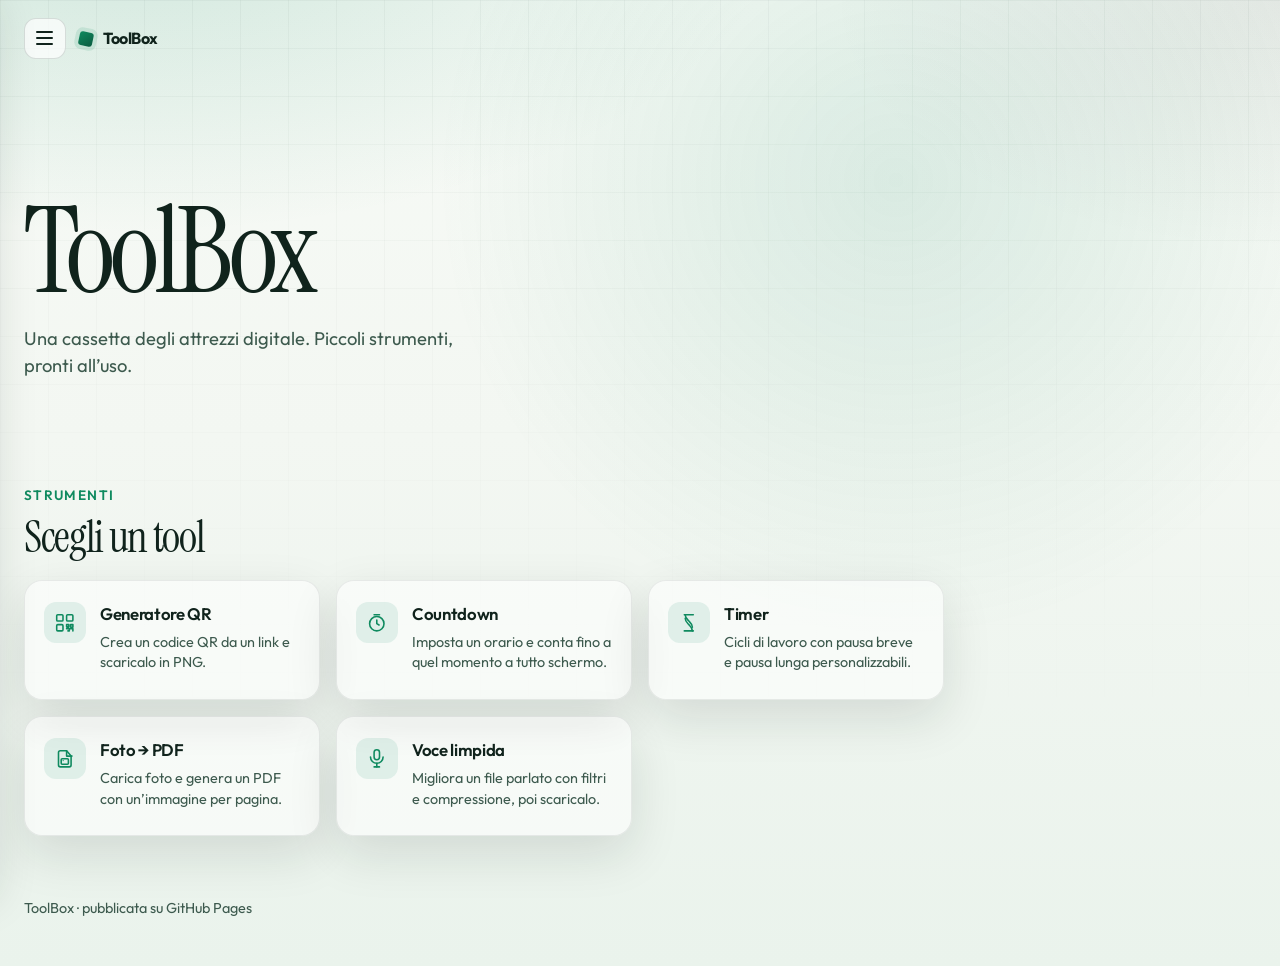
<file: index.html>
<!DOCTYPE html>
<html lang="it">
<head>
  <meta charset="UTF-8" />
  <meta name="viewport" content="width=device-width, initial-scale=1.0" />
  <title>ToolBox — Strumenti digitali</title>
  <meta name="description" content="Una raccolta di strumenti digitali utili: QR, countdown, timer, foto in PDF e pulizia voce." />
  <link rel="preconnect" href="https://fonts.googleapis.com" />
  <link rel="preconnect" href="https://fonts.gstatic.com" crossorigin />
  <link href="https://fonts.googleapis.com/css2?family=Instrument+Serif:ital@0;1&family=Outfit:wght@400;500;600;700&display=swap" rel="stylesheet" />
  <link rel="icon" href="assets/favicon.svg" type="image/svg+xml" />
  <link rel="stylesheet" href="assets/styles.css" />
</head>
<body>
  <div class="bg-grid" aria-hidden="true"></div>
  <div class="bg-glow" aria-hidden="true"></div>

  <div class="sidebar-backdrop" id="sidebar-backdrop" aria-hidden="true"></div>

  <aside class="sidebar" id="sidebar" aria-label="Strumenti" aria-hidden="true">
    <div class="sidebar-top">
      <a class="brand" href="index.html">
        <span class="brand-mark" aria-hidden="true"></span>
        <span class="brand-name">ToolBox</span>
      </a>
      <button type="button" class="icon-btn" id="sidebar-close" aria-label="Chiudi menu strumenti">
        <span aria-hidden="true">×</span>
      </button>
    </div>

    <p class="sidebar-label">Strumenti</p>
        <nav class="sidebar-nav">
      <a class="sidebar-link" href="tools/qr.html">
        <span class="tool-icon" aria-hidden="true">
          <svg viewBox="0 0 24 24" fill="none" stroke="currentColor" stroke-width="1.75" stroke-linecap="round" stroke-linejoin="round">
            <rect x="3" y="3" width="7" height="7" rx="1.2" />
            <rect x="14" y="3" width="7" height="7" rx="1.2" />
            <rect x="3" y="14" width="7" height="7" rx="1.2" />
            <path d="M14 14h2.5v2.5H14zM18.5 14H21v3h-2.5zM14 18.5h3V21h-1.5M18.5 18.5H21V21" />
          </svg>
        </span>
        <span class="sidebar-text">
          <span class="sidebar-title">Generatore QR</span>
          <span class="sidebar-desc">Link → codice scaricabile</span>
        </span>
      </a>
      <a class="sidebar-link" href="tools/countdown.html">
        <span class="tool-icon" aria-hidden="true">
          <svg viewBox="0 0 24 24" fill="none" stroke="currentColor" stroke-width="1.75" stroke-linecap="round" stroke-linejoin="round">
            <circle cx="12" cy="13" r="8" />
            <path d="M12 9v4l2.5 1.5" />
            <path d="M9 3h6" />
          </svg>
        </span>
        <span class="sidebar-text">
          <span class="sidebar-title">Countdown</span>
          <span class="sidebar-desc">Timer fino a un orario</span>
        </span>
      </a>
      <a class="sidebar-link" href="tools/timer.html">
        <span class="tool-icon" aria-hidden="true">
          <svg viewBox="0 0 24 24" fill="none" stroke="currentColor" stroke-width="1.75" stroke-linecap="round" stroke-linejoin="round">
            <path d="M7 3h10" />
            <path d="M7 21h10" />
            <path d="M8 3c0 3.5 2 5 4 7s4 3.5 4 7" />
            <path d="M16 21c0-3.5-2-5-4-7s-4-3.5-4-7" />
          </svg>
        </span>
        <span class="sidebar-text">
          <span class="sidebar-title">Timer</span>
          <span class="sidebar-desc">Lavoro e pause</span>
        </span>
      </a>
      <a class="sidebar-link" href="tools/foto-pdf.html">
        <span class="tool-icon" aria-hidden="true">
          <svg viewBox="0 0 24 24" fill="none" stroke="currentColor" stroke-width="1.75" stroke-linecap="round" stroke-linejoin="round">
            <path d="M14 3H7a2 2 0 0 0-2 2v14a2 2 0 0 0 2 2h10a2 2 0 0 0 2-2V9z" />
            <path d="M14 3v6h6" />
            <rect x="8" y="12" width="8" height="6" rx="1" />
            <circle cx="10.2" cy="14" r="0.7" fill="currentColor" stroke="none" />
          </svg>
        </span>
        <span class="sidebar-text">
          <span class="sidebar-title">Foto → PDF</span>
          <span class="sidebar-desc">Immagini in un documento</span>
        </span>
      </a>
      <a class="sidebar-link" href="tools/voce.html">
        <span class="tool-icon" aria-hidden="true">
          <svg viewBox="0 0 24 24" fill="none" stroke="currentColor" stroke-width="1.75" stroke-linecap="round" stroke-linejoin="round">
            <rect x="9" y="2" width="6" height="11" rx="3" />
            <path d="M5 10a7 7 0 0 0 14 0" />
            <path d="M12 17v4" />
            <path d="M9 21h6" />
          </svg>
        </span>
        <span class="sidebar-text">
          <span class="sidebar-title">Voce limpida</span>
          <span class="sidebar-desc">Pulisci file parlati</span>
        </span>
      </a>
    </nav>

    <p class="sidebar-foot">GitHub Pages</p>
  </aside>

  <div class="content">
    <header class="topbar">
      <button
        type="button"
        class="icon-btn menu-btn"
        id="sidebar-toggle"
        aria-expanded="false"
        aria-controls="sidebar"
        aria-label="Apri menu strumenti"
      >
        <span class="menu-lines" aria-hidden="true"></span>
      </button>
      <a class="brand brand-compact" href="index.html">
        <span class="brand-mark" aria-hidden="true"></span>
        <span class="brand-name">ToolBox</span>
      </a>
    </header>

    <main class="home">
      <section class="hero">
        <h1 class="hero-brand">ToolBox</h1>
        <p class="hero-lead">Una cassetta degli attrezzi digitale. Piccoli strumenti, pronti all’uso.</p>
      </section>

      <section class="tools-section" aria-labelledby="tools-heading">
        <div class="tools-section-head">
          <p class="eyebrow">Strumenti</p>
          <h2 id="tools-heading">Scegli un tool</h2>
        </div>

        <div class="tools-grid">
          <a class="tool-tile" href="tools/qr.html">
            <span class="tool-icon tool-icon-lg" aria-hidden="true">
              <svg viewBox="0 0 24 24" fill="none" stroke="currentColor" stroke-width="1.75" stroke-linecap="round" stroke-linejoin="round">
                <rect x="3" y="3" width="7" height="7" rx="1.2" />
                <rect x="14" y="3" width="7" height="7" rx="1.2" />
                <rect x="3" y="14" width="7" height="7" rx="1.2" />
                <path d="M14 14h2.5v2.5H14zM18.5 14H21v3h-2.5zM14 18.5h3V21h-1.5M18.5 18.5H21V21" />
              </svg>
            </span>
            <span class="tool-tile-body">
              <span class="tool-tile-title">Generatore QR</span>
              <span class="tool-tile-desc">Crea un codice QR da un link e scaricalo in PNG.</span>
            </span>
          </a>
          <a class="tool-tile" href="tools/countdown.html">
            <span class="tool-icon tool-icon-lg" aria-hidden="true">
              <svg viewBox="0 0 24 24" fill="none" stroke="currentColor" stroke-width="1.75" stroke-linecap="round" stroke-linejoin="round">
                <circle cx="12" cy="13" r="8" />
                <path d="M12 9v4l2.5 1.5" />
                <path d="M9 3h6" />
              </svg>
            </span>
            <span class="tool-tile-body">
              <span class="tool-tile-title">Countdown</span>
              <span class="tool-tile-desc">Imposta un orario e conta fino a quel momento a tutto schermo.</span>
            </span>
          </a>
          <a class="tool-tile" href="tools/timer.html">
            <span class="tool-icon tool-icon-lg" aria-hidden="true">
              <svg viewBox="0 0 24 24" fill="none" stroke="currentColor" stroke-width="1.75" stroke-linecap="round" stroke-linejoin="round">
                <path d="M7 3h10" />
                <path d="M7 21h10" />
                <path d="M8 3c0 3.5 2 5 4 7s4 3.5 4 7" />
                <path d="M16 21c0-3.5-2-5-4-7s-4-3.5-4-7" />
              </svg>
            </span>
            <span class="tool-tile-body">
              <span class="tool-tile-title">Timer</span>
              <span class="tool-tile-desc">Cicli di lavoro con pausa breve e pausa lunga personalizzabili.</span>
            </span>
          </a>
          <a class="tool-tile" href="tools/foto-pdf.html">
            <span class="tool-icon tool-icon-lg" aria-hidden="true">
              <svg viewBox="0 0 24 24" fill="none" stroke="currentColor" stroke-width="1.75" stroke-linecap="round" stroke-linejoin="round">
                <path d="M14 3H7a2 2 0 0 0-2 2v14a2 2 0 0 0 2 2h10a2 2 0 0 0 2-2V9z" />
                <path d="M14 3v6h6" />
                <rect x="8" y="12" width="8" height="6" rx="1" />
                <circle cx="10.2" cy="14" r="0.7" fill="currentColor" stroke="none" />
              </svg>
            </span>
            <span class="tool-tile-body">
              <span class="tool-tile-title">Foto → PDF</span>
              <span class="tool-tile-desc">Carica foto e genera un PDF con un’immagine per pagina.</span>
            </span>
          </a>
          <a class="tool-tile" href="tools/voce.html">
            <span class="tool-icon tool-icon-lg" aria-hidden="true">
              <svg viewBox="0 0 24 24" fill="none" stroke="currentColor" stroke-width="1.75" stroke-linecap="round" stroke-linejoin="round">
                <rect x="9" y="2" width="6" height="11" rx="3" />
                <path d="M5 10a7 7 0 0 0 14 0" />
                <path d="M12 17v4" />
                <path d="M9 21h6" />
              </svg>
            </span>
            <span class="tool-tile-body">
              <span class="tool-tile-title">Voce limpida</span>
              <span class="tool-tile-desc">Migliora un file parlato con filtri e compressione, poi scaricalo.</span>
            </span>
          </a>
        </div>
      </section>
    </main>

    <footer class="site-footer">
      <p>ToolBox · pubblicata su GitHub Pages</p>
    </footer>
  </div>

  <script src="assets/nav.js"></script>
</body>
</html>
</file>
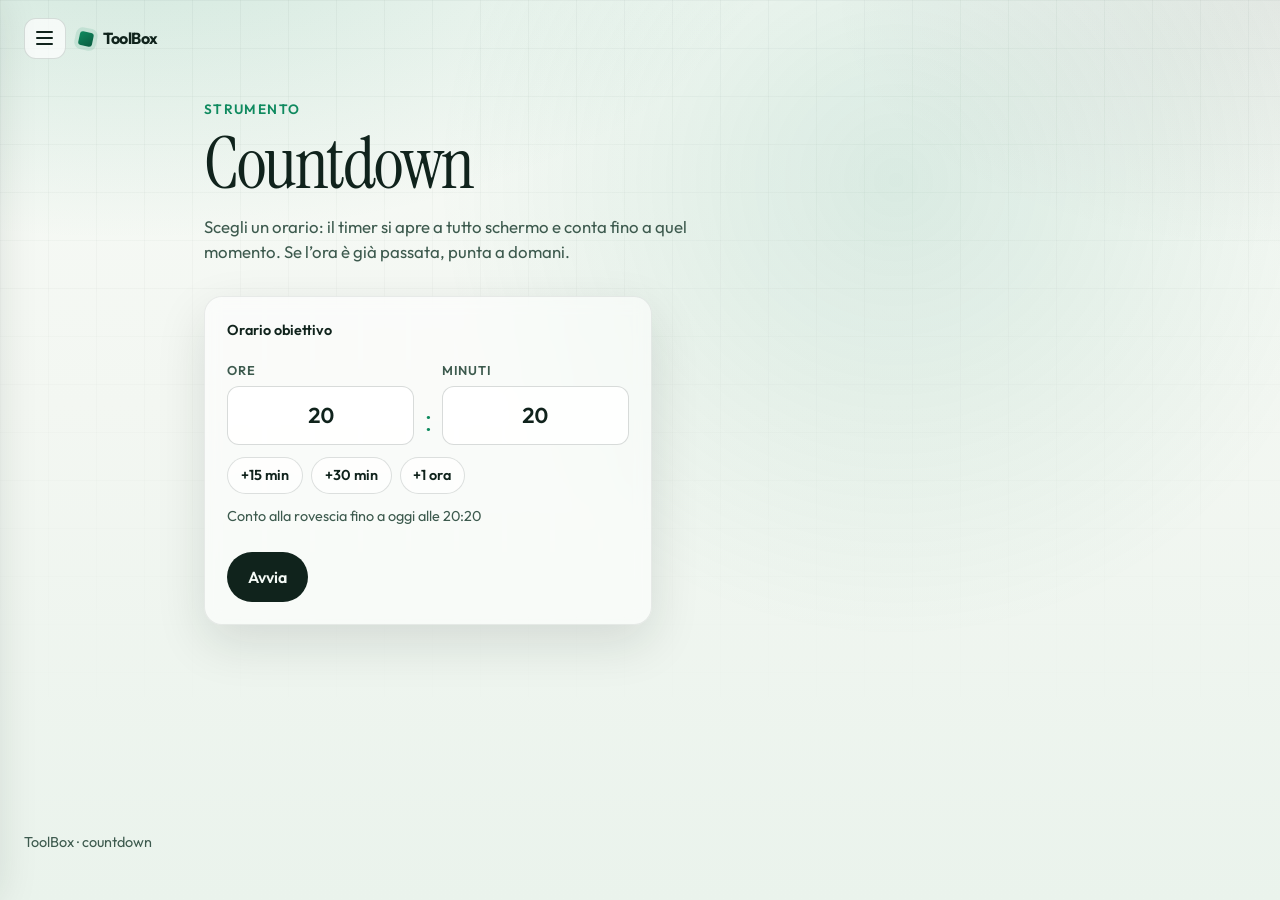
<file: tools/countdown.html>
<!DOCTYPE html>
<html lang="it">
<head>
  <meta charset="UTF-8" />
  <meta name="viewport" content="width=device-width, initial-scale=1.0" />
  <title>Countdown — ToolBox</title>
  <meta name="description" content="Imposta un orario e conta i secondi rimanenti fino a quel momento." />
  <link rel="preconnect" href="https://fonts.googleapis.com" />
  <link rel="preconnect" href="https://fonts.gstatic.com" crossorigin />
  <link href="https://fonts.googleapis.com/css2?family=Instrument+Serif:ital@0;1&family=Outfit:wght@400;500;600;700&display=swap" rel="stylesheet" />
  <link rel="icon" href="../assets/favicon.svg" type="image/svg+xml" />
  <link rel="stylesheet" href="../assets/styles.css" />
</head>
<body>
  <div class="bg-grid" aria-hidden="true"></div>
  <div class="bg-glow" aria-hidden="true"></div>

  <div class="sidebar-backdrop" id="sidebar-backdrop" aria-hidden="true"></div>

  <aside class="sidebar" id="sidebar" aria-label="Strumenti" aria-hidden="true">
    <div class="sidebar-top">
      <a class="brand" href="../index.html">
        <span class="brand-mark" aria-hidden="true"></span>
        <span class="brand-name">ToolBox</span>
      </a>
      <button type="button" class="icon-btn" id="sidebar-close" aria-label="Chiudi menu strumenti">
        <span aria-hidden="true">×</span>
      </button>
    </div>

    <p class="sidebar-label">Strumenti</p>
            <nav class="sidebar-nav">
      <a class="sidebar-link" href="qr.html">
        <span class="tool-icon" aria-hidden="true">
          <svg viewBox="0 0 24 24" fill="none" stroke="currentColor" stroke-width="1.75" stroke-linecap="round" stroke-linejoin="round">
            <rect x="3" y="3" width="7" height="7" rx="1.2" />
            <rect x="14" y="3" width="7" height="7" rx="1.2" />
            <rect x="3" y="14" width="7" height="7" rx="1.2" />
            <path d="M14 14h2.5v2.5H14zM18.5 14H21v3h-2.5zM14 18.5h3V21h-1.5M18.5 18.5H21V21" />
          </svg>
        </span>
        <span class="sidebar-text">
          <span class="sidebar-title">Generatore QR</span>
          <span class="sidebar-desc">Link → codice scaricabile</span>
        </span>
      </a>
      <a class="sidebar-link is-active" href="countdown.html" aria-current="page">
        <span class="tool-icon" aria-hidden="true">
          <svg viewBox="0 0 24 24" fill="none" stroke="currentColor" stroke-width="1.75" stroke-linecap="round" stroke-linejoin="round">
            <circle cx="12" cy="13" r="8" />
            <path d="M12 9v4l2.5 1.5" />
            <path d="M9 3h6" />
          </svg>
        </span>
        <span class="sidebar-text">
          <span class="sidebar-title">Countdown</span>
          <span class="sidebar-desc">Timer fino a un orario</span>
        </span>
      </a>
      <a class="sidebar-link" href="timer.html">
        <span class="tool-icon" aria-hidden="true">
          <svg viewBox="0 0 24 24" fill="none" stroke="currentColor" stroke-width="1.75" stroke-linecap="round" stroke-linejoin="round">
            <path d="M7 3h10" />
            <path d="M7 21h10" />
            <path d="M8 3c0 3.5 2 5 4 7s4 3.5 4 7" />
            <path d="M16 21c0-3.5-2-5-4-7s-4-3.5-4-7" />
          </svg>
        </span>
        <span class="sidebar-text">
          <span class="sidebar-title">Timer</span>
          <span class="sidebar-desc">Lavoro e pause</span>
        </span>
      </a>
      <a class="sidebar-link" href="foto-pdf.html">
        <span class="tool-icon" aria-hidden="true">
          <svg viewBox="0 0 24 24" fill="none" stroke="currentColor" stroke-width="1.75" stroke-linecap="round" stroke-linejoin="round">
            <path d="M14 3H7a2 2 0 0 0-2 2v14a2 2 0 0 0 2 2h10a2 2 0 0 0 2-2V9z" />
            <path d="M14 3v6h6" />
            <rect x="8" y="12" width="8" height="6" rx="1" />
            <circle cx="10.2" cy="14" r="0.7" fill="currentColor" stroke="none" />
          </svg>
        </span>
        <span class="sidebar-text">
          <span class="sidebar-title">Foto → PDF</span>
          <span class="sidebar-desc">Immagini in un documento</span>
        </span>
      </a>
      <a class="sidebar-link" href="voce.html">
        <span class="tool-icon" aria-hidden="true">
          <svg viewBox="0 0 24 24" fill="none" stroke="currentColor" stroke-width="1.75" stroke-linecap="round" stroke-linejoin="round">
            <rect x="9" y="2" width="6" height="11" rx="3" />
            <path d="M5 10a7 7 0 0 0 14 0" />
            <path d="M12 17v4" />
            <path d="M9 21h6" />
          </svg>
        </span>
        <span class="sidebar-text">
          <span class="sidebar-title">Voce limpida</span>
          <span class="sidebar-desc">Pulisci file parlati</span>
        </span>
      </a>
    </nav>

    <p class="sidebar-foot">GitHub Pages</p>
  </aside>

  <div class="content">
    <header class="topbar">
      <button
        type="button"
        class="icon-btn menu-btn"
        id="sidebar-toggle"
        aria-expanded="false"
        aria-controls="sidebar"
        aria-label="Apri menu strumenti"
      >
        <span class="menu-lines" aria-hidden="true"></span>
      </button>
      <a class="brand brand-compact" href="../index.html">
        <span class="brand-mark" aria-hidden="true"></span>
        <span class="brand-name">ToolBox</span>
      </a>
    </header>

    <main class="tool-page">
      <header class="tool-intro">
        <p class="eyebrow">Strumento</p>
        <h1>Countdown</h1>
        <p class="tool-intro-text">Scegli un orario: il timer si apre a tutto schermo e conta fino a quel momento. Se l’ora è già passata, punta a domani.</p>
      </header>

      <form id="countdown-form" class="qr-form countdown-setup" novalidate>
        <span class="countdown-field-label" id="countdown-time-label">Orario obiettivo</span>

        <div class="countdown-time-picker" role="group" aria-labelledby="countdown-time-label">
          <label class="countdown-time-part">
            <span class="countdown-time-caption">Ore</span>
            <input
              id="countdown-hours"
              name="hours"
              type="number"
              inputmode="numeric"
              min="0"
              max="23"
              step="1"
              placeholder="00"
              required
            />
          </label>
          <span class="countdown-time-colon" aria-hidden="true">:</span>
          <label class="countdown-time-part">
            <span class="countdown-time-caption">Minuti</span>
            <input
              id="countdown-minutes"
              name="minutes"
              type="number"
              inputmode="numeric"
              min="0"
              max="59"
              step="1"
              placeholder="00"
              required
            />
          </label>
        </div>

        <div class="countdown-presets" aria-label="Scorciatoie">
          <button type="button" class="countdown-preset" data-offset="15">+15 min</button>
          <button type="button" class="countdown-preset" data-offset="30">+30 min</button>
          <button type="button" class="countdown-preset" data-offset="60">+1 ora</button>
        </div>

        <p id="countdown-hint" class="countdown-hint"></p>
        <p id="countdown-error" class="form-error" role="alert" hidden></p>

        <div class="form-actions">
          <button type="submit" class="btn btn-primary">Avvia</button>
        </div>
      </form>
    </main>

    <footer class="site-footer">
      <p>ToolBox · countdown</p>
    </footer>
  </div>

  <section
    id="countdown-stage"
    class="countdown-stage"
    hidden
    aria-live="polite"
    aria-label="Countdown a tutto schermo"
  >
    <button type="button" id="countdown-close" class="icon-btn countdown-close" aria-label="Chiudi countdown">
      <span aria-hidden="true">×</span>
    </button>

    <p id="countdown-target" class="countdown-stage-target"></p>

    <div id="countdown-display" class="countdown-display">
      <div class="countdown-unit">
        <span id="cd-hours" class="countdown-value">00</span>
        <span class="countdown-label">ore</span>
      </div>
      <span class="countdown-sep" aria-hidden="true">:</span>
      <div class="countdown-unit">
        <span id="cd-minutes" class="countdown-value">00</span>
        <span class="countdown-label">min</span>
      </div>
      <span class="countdown-sep" aria-hidden="true">:</span>
      <div class="countdown-unit">
        <span id="cd-seconds" class="countdown-value">00</span>
        <span class="countdown-label">sec</span>
      </div>
    </div>

    <p id="countdown-done" class="countdown-done" hidden>Tempo scaduto</p>

    <div class="countdown-progress-wrap">
      <div
        class="countdown-progress"
        role="progressbar"
        aria-valuemin="0"
        aria-valuemax="100"
        aria-valuenow="100"
        aria-label="Tempo rimanente"
      >
        <div id="countdown-progress-bar" class="countdown-progress-bar"></div>
      </div>
    </div>

    <button type="button" id="countdown-reset" class="btn btn-secondary countdown-stage-reset">
      Chiudi
    </button>
  </section>

  <script src="../assets/nav.js"></script>
  <script src="../assets/countdown.js"></script>
</body>
</html>
</file>
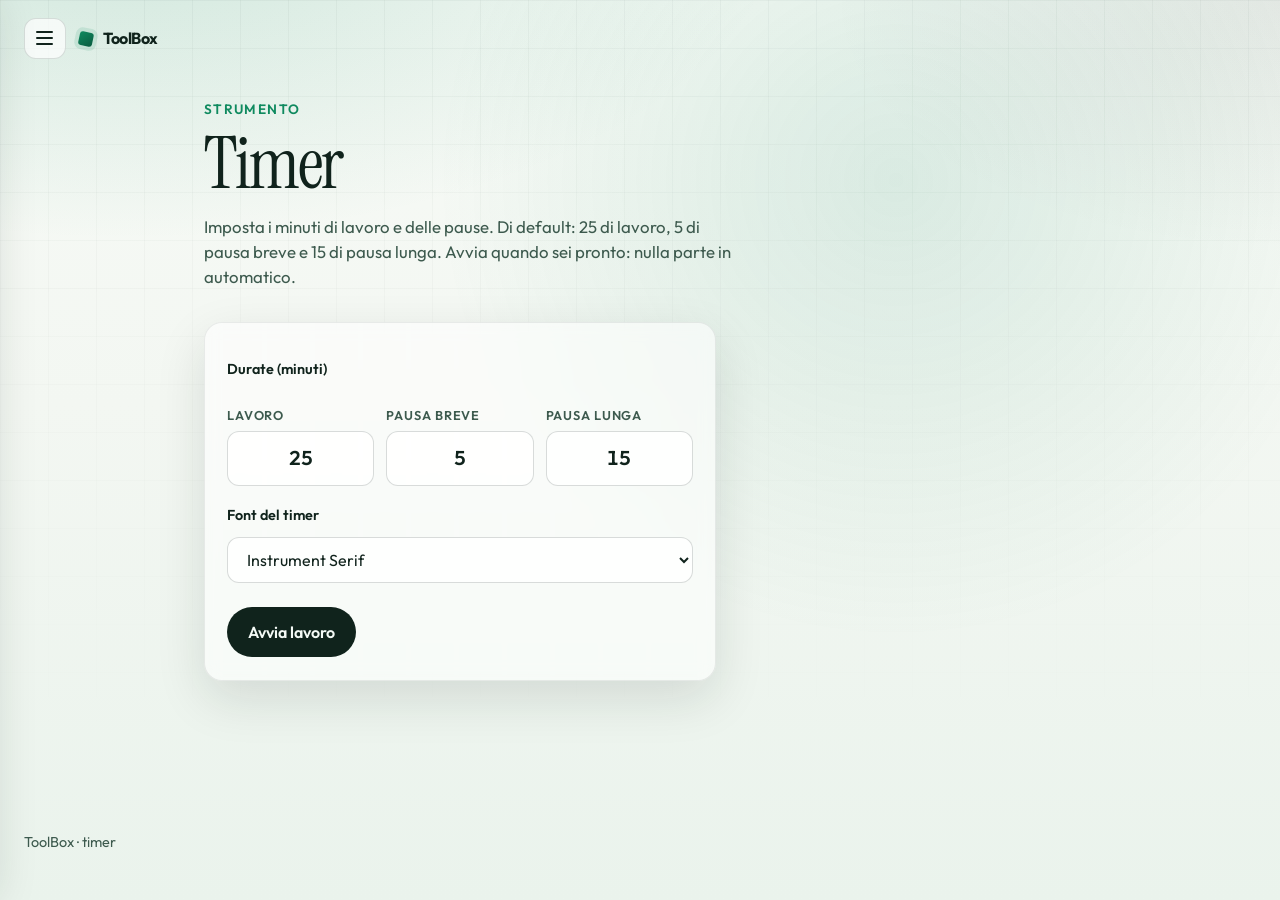
<file: tools/timer.html>
<!DOCTYPE html>
<html lang="it">
<head>
  <meta charset="UTF-8" />
  <meta name="viewport" content="width=device-width, initial-scale=1.0" />
  <title>Timer — ToolBox</title>
  <meta name="description" content="Timer di lavoro con pause brevi e lunghe. Imposta i minuti e avvia." />
  <link rel="preconnect" href="https://fonts.googleapis.com" />
  <link rel="preconnect" href="https://fonts.gstatic.com" crossorigin />
  <link href="https://fonts.googleapis.com/css2?family=DM+Sans:wght@500;700&family=IBM+Plex+Mono:wght@500;600&family=Instrument+Serif:ital@0;1&family=Outfit:wght@400;500;600;700&family=Space+Grotesk:wght@500;700&display=swap" rel="stylesheet" />
  <link rel="icon" href="../assets/favicon.svg" type="image/svg+xml" />
  <link rel="stylesheet" href="../assets/styles.css" />
</head>
<body>
  <div class="bg-grid" aria-hidden="true"></div>
  <div class="bg-glow" aria-hidden="true"></div>

  <div class="sidebar-backdrop" id="sidebar-backdrop" aria-hidden="true"></div>

  <aside class="sidebar" id="sidebar" aria-label="Strumenti" aria-hidden="true">
    <div class="sidebar-top">
      <a class="brand" href="../index.html">
        <span class="brand-mark" aria-hidden="true"></span>
        <span class="brand-name">ToolBox</span>
      </a>
      <button type="button" class="icon-btn" id="sidebar-close" aria-label="Chiudi menu strumenti">
        <span aria-hidden="true">×</span>
      </button>
    </div>

    <p class="sidebar-label">Strumenti</p>
    <nav class="sidebar-nav">
      <a class="sidebar-link" href="qr.html">
        <span class="tool-icon" aria-hidden="true">
          <svg viewBox="0 0 24 24" fill="none" stroke="currentColor" stroke-width="1.75" stroke-linecap="round" stroke-linejoin="round">
            <rect x="3" y="3" width="7" height="7" rx="1.2" />
            <rect x="14" y="3" width="7" height="7" rx="1.2" />
            <rect x="3" y="14" width="7" height="7" rx="1.2" />
            <path d="M14 14h2.5v2.5H14zM18.5 14H21v3h-2.5zM14 18.5h3V21h-1.5M18.5 18.5H21V21" />
          </svg>
        </span>
        <span class="sidebar-text">
          <span class="sidebar-title">Generatore QR</span>
          <span class="sidebar-desc">Link → codice scaricabile</span>
        </span>
      </a>
      <a class="sidebar-link" href="countdown.html">
        <span class="tool-icon" aria-hidden="true">
          <svg viewBox="0 0 24 24" fill="none" stroke="currentColor" stroke-width="1.75" stroke-linecap="round" stroke-linejoin="round">
            <circle cx="12" cy="13" r="8" />
            <path d="M12 9v4l2.5 1.5" />
            <path d="M9 3h6" />
          </svg>
        </span>
        <span class="sidebar-text">
          <span class="sidebar-title">Countdown</span>
          <span class="sidebar-desc">Timer fino a un orario</span>
        </span>
      </a>
      <a class="sidebar-link is-active" href="timer.html" aria-current="page">
        <span class="tool-icon" aria-hidden="true">
          <svg viewBox="0 0 24 24" fill="none" stroke="currentColor" stroke-width="1.75" stroke-linecap="round" stroke-linejoin="round">
            <path d="M7 3h10" />
            <path d="M7 21h10" />
            <path d="M8 3c0 3.5 2 5 4 7s4 3.5 4 7" />
            <path d="M16 21c0-3.5-2-5-4-7s-4-3.5-4-7" />
          </svg>
        </span>
        <span class="sidebar-text">
          <span class="sidebar-title">Timer</span>
          <span class="sidebar-desc">Lavoro e pause</span>
        </span>
      </a>
      <a class="sidebar-link" href="foto-pdf.html">
        <span class="tool-icon" aria-hidden="true">
          <svg viewBox="0 0 24 24" fill="none" stroke="currentColor" stroke-width="1.75" stroke-linecap="round" stroke-linejoin="round">
            <path d="M14 3H7a2 2 0 0 0-2 2v14a2 2 0 0 0 2 2h10a2 2 0 0 0 2-2V9z" />
            <path d="M14 3v6h6" />
            <rect x="8" y="12" width="8" height="6" rx="1" />
            <circle cx="10.2" cy="14" r="0.7" fill="currentColor" stroke="none" />
          </svg>
        </span>
        <span class="sidebar-text">
          <span class="sidebar-title">Foto → PDF</span>
          <span class="sidebar-desc">Immagini in un documento</span>
        </span>
      </a>
      <a class="sidebar-link" href="voce.html">
        <span class="tool-icon" aria-hidden="true">
          <svg viewBox="0 0 24 24" fill="none" stroke="currentColor" stroke-width="1.75" stroke-linecap="round" stroke-linejoin="round">
            <rect x="9" y="2" width="6" height="11" rx="3" />
            <path d="M5 10a7 7 0 0 0 14 0" />
            <path d="M12 17v4" />
            <path d="M9 21h6" />
          </svg>
        </span>
        <span class="sidebar-text">
          <span class="sidebar-title">Voce limpida</span>
          <span class="sidebar-desc">Pulisci file parlati</span>
        </span>
      </a>
    </nav>

    <p class="sidebar-foot">GitHub Pages</p>
  </aside>

  <div class="content">
    <header class="topbar">
      <button
        type="button"
        class="icon-btn menu-btn"
        id="sidebar-toggle"
        aria-expanded="false"
        aria-controls="sidebar"
        aria-label="Apri menu strumenti"
      >
        <span class="menu-lines" aria-hidden="true"></span>
      </button>
      <a class="brand brand-compact" href="../index.html">
        <span class="brand-mark" aria-hidden="true"></span>
        <span class="brand-name">ToolBox</span>
      </a>
    </header>

    <main class="tool-page">
      <header class="tool-intro">
        <p class="eyebrow">Strumento</p>
        <h1>Timer</h1>
        <p class="tool-intro-text">Imposta i minuti di lavoro e delle pause. Di default: 25 di lavoro, 5 di pausa breve e 15 di pausa lunga. Avvia quando sei pronto: nulla parte in automatico.</p>
      </header>

      <form id="timer-settings" class="qr-form timer-settings countdown-setup" novalidate>
        <p class="countdown-field-label" id="timer-durations-label">Durate (minuti)</p>

        <div class="timer-durations" role="group" aria-labelledby="timer-durations-label">
          <label class="timer-duration">
            <span class="countdown-time-caption">Lavoro</span>
            <input
              id="timer-work"
              name="work"
              type="number"
              inputmode="numeric"
              min="1"
              max="180"
              step="1"
              value="25"
              required
            />
          </label>
          <label class="timer-duration">
            <span class="countdown-time-caption">Pausa breve</span>
            <input
              id="timer-short"
              name="short"
              type="number"
              inputmode="numeric"
              min="1"
              max="60"
              step="1"
              value="5"
              required
            />
          </label>
          <label class="timer-duration">
            <span class="countdown-time-caption">Pausa lunga</span>
            <input
              id="timer-long"
              name="long"
              type="number"
              inputmode="numeric"
              min="1"
              max="90"
              step="1"
              value="15"
              required
            />
          </label>
        </div>

        <label for="timer-font">Font del timer</label>
        <select id="timer-font" name="font">
          <option value="serif" selected>Instrument Serif</option>
          <option value="sans">Space Grotesk</option>
          <option value="rounded">DM Sans</option>
          <option value="mono">IBM Plex Mono</option>
          <option value="outfit">Outfit</option>
        </select>

        <p id="timer-error" class="form-error" role="alert" hidden></p>

        <div class="form-actions">
          <button type="submit" id="timer-start" class="btn btn-primary">Avvia lavoro</button>
        </div>
      </form>
    </main>

    <footer class="site-footer">
      <p>ToolBox · timer</p>
    </footer>
  </div>

  <section
    id="timer-stage"
    class="timer-stage"
    hidden
    aria-live="polite"
    aria-label="Timer a tutto schermo"
  >
    <button type="button" id="timer-close" class="icon-btn countdown-close" aria-label="Chiudi timer">
      <span aria-hidden="true">×</span>
    </button>

    <div class="timer-stage-burst" aria-hidden="true">
      <span></span>
      <span></span>
      <span></span>
    </div>

    <div
      id="timer-stage-display"
      class="timer-stage-display"
      aria-atomic="true"
    >
      <span id="timer-minutes">25</span><span class="timer-colon" aria-hidden="true">:</span><span id="timer-seconds">00</span>
    </div>

    <div id="timer-choice" class="timer-choice" hidden>
      <p id="timer-choice-label" class="timer-choice-label">Pausa</p>
      <div id="timer-choice-break" class="timer-choice-actions" hidden>
        <button type="button" id="timer-pick-short" class="btn timer-btn-short">Breve</button>
        <button type="button" id="timer-pick-long" class="btn timer-btn-long">Lunga</button>
      </div>
      <div id="timer-choice-work" class="timer-choice-actions" hidden>
        <button type="button" id="timer-pick-work" class="btn btn-primary">Lavoro</button>
      </div>
    </div>
  </section>

  <script src="../assets/nav.js"></script>
  <script src="../assets/timer.js"></script>
</body>
</html>
</file>
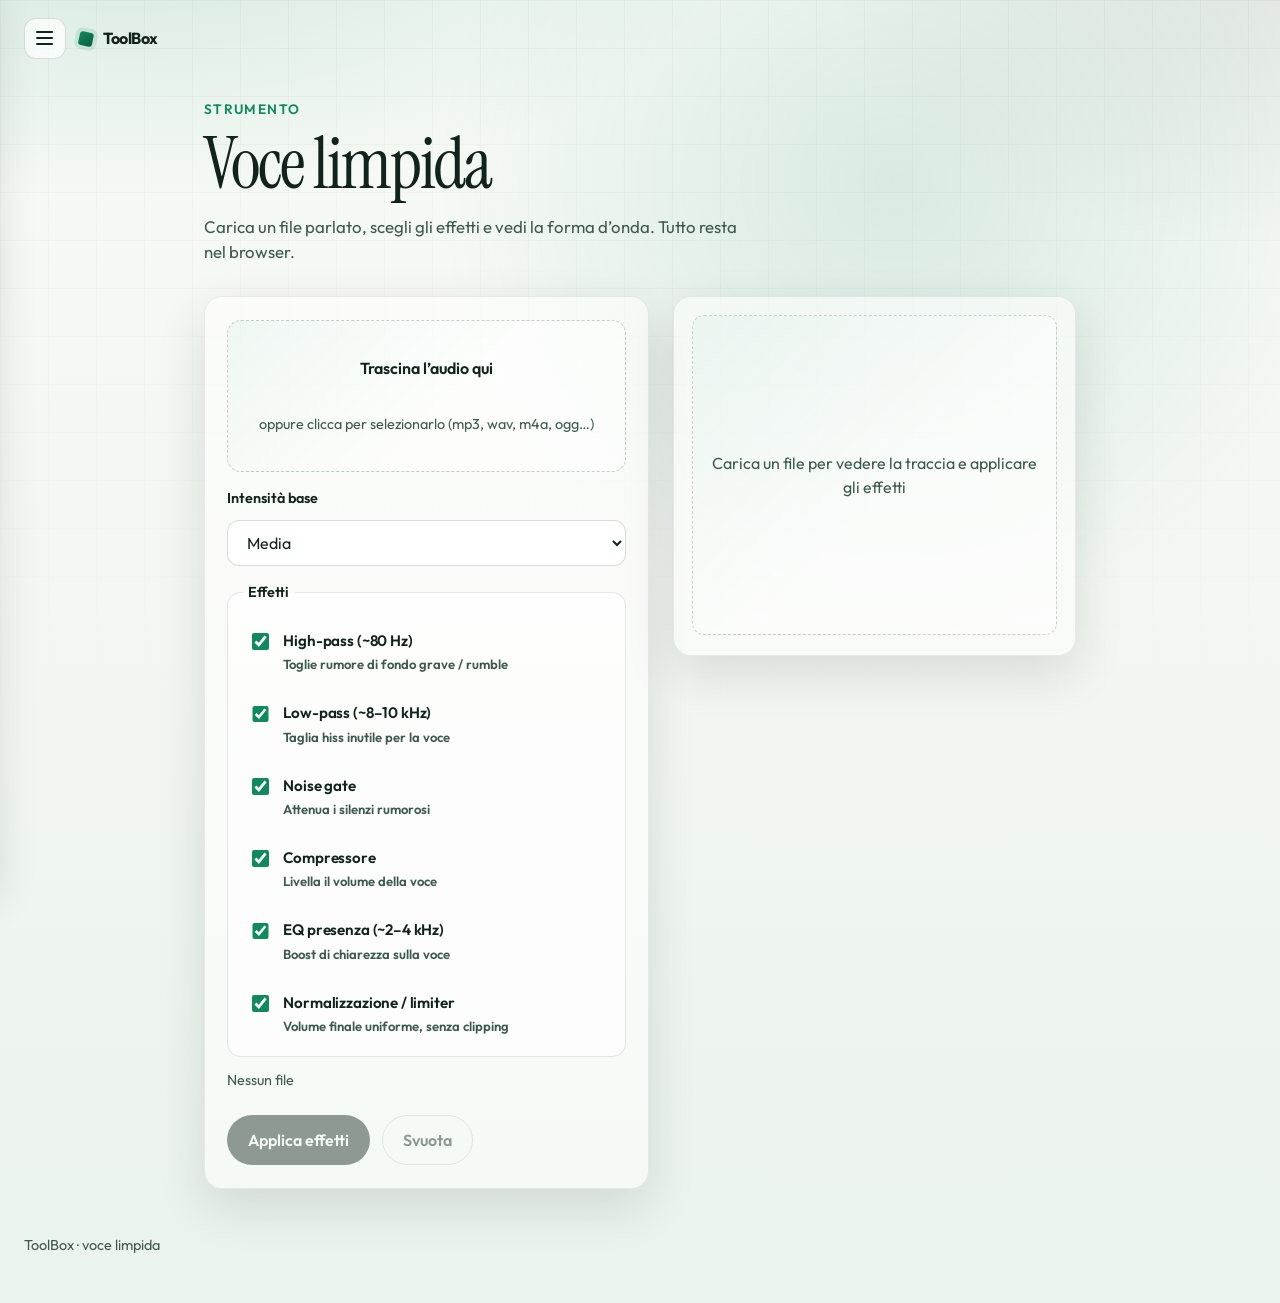
<file: tools/voce.html>
<!DOCTYPE html>
<html lang="it">
<head>
  <meta charset="UTF-8" />
  <meta name="viewport" content="width=device-width, initial-scale=1.0" />
  <title>Voce limpida — ToolBox</title>
  <meta name="description" content="Migliora la qualità di un file parlato con filtri e compressione, tutto nel browser." />
  <link rel="preconnect" href="https://fonts.googleapis.com" />
  <link rel="preconnect" href="https://fonts.gstatic.com" crossorigin />
  <link href="https://fonts.googleapis.com/css2?family=Instrument+Serif:ital@0;1&family=Outfit:wght@400;500;600;700&display=swap" rel="stylesheet" />
  <link rel="icon" href="../assets/favicon.svg" type="image/svg+xml" />
  <link rel="stylesheet" href="../assets/styles.css" />
</head>
<body>
  <div class="bg-grid" aria-hidden="true"></div>
  <div class="bg-glow" aria-hidden="true"></div>

  <div class="sidebar-backdrop" id="sidebar-backdrop" aria-hidden="true"></div>

  <aside class="sidebar" id="sidebar" aria-label="Strumenti" aria-hidden="true">
    <div class="sidebar-top">
      <a class="brand" href="../index.html">
        <span class="brand-mark" aria-hidden="true"></span>
        <span class="brand-name">ToolBox</span>
      </a>
      <button type="button" class="icon-btn" id="sidebar-close" aria-label="Chiudi menu strumenti">
        <span aria-hidden="true">×</span>
      </button>
    </div>

    <p class="sidebar-label">Strumenti</p>
    <nav class="sidebar-nav">
      <a class="sidebar-link" href="qr.html">
        <span class="tool-icon" aria-hidden="true">
          <svg viewBox="0 0 24 24" fill="none" stroke="currentColor" stroke-width="1.75" stroke-linecap="round" stroke-linejoin="round">
            <rect x="3" y="3" width="7" height="7" rx="1.2" />
            <rect x="14" y="3" width="7" height="7" rx="1.2" />
            <rect x="3" y="14" width="7" height="7" rx="1.2" />
            <path d="M14 14h2.5v2.5H14zM18.5 14H21v3h-2.5zM14 18.5h3V21h-1.5M18.5 18.5H21V21" />
          </svg>
        </span>
        <span class="sidebar-text">
          <span class="sidebar-title">Generatore QR</span>
          <span class="sidebar-desc">Link → codice scaricabile</span>
        </span>
      </a>
      <a class="sidebar-link" href="countdown.html">
        <span class="tool-icon" aria-hidden="true">
          <svg viewBox="0 0 24 24" fill="none" stroke="currentColor" stroke-width="1.75" stroke-linecap="round" stroke-linejoin="round">
            <circle cx="12" cy="13" r="8" />
            <path d="M12 9v4l2.5 1.5" />
            <path d="M9 3h6" />
          </svg>
        </span>
        <span class="sidebar-text">
          <span class="sidebar-title">Countdown</span>
          <span class="sidebar-desc">Timer fino a un orario</span>
        </span>
      </a>
      <a class="sidebar-link" href="timer.html">
        <span class="tool-icon" aria-hidden="true">
          <svg viewBox="0 0 24 24" fill="none" stroke="currentColor" stroke-width="1.75" stroke-linecap="round" stroke-linejoin="round">
            <path d="M7 3h10" />
            <path d="M7 21h10" />
            <path d="M8 3c0 3.5 2 5 4 7s4 3.5 4 7" />
            <path d="M16 21c0-3.5-2-5-4-7s-4-3.5-4-7" />
          </svg>
        </span>
        <span class="sidebar-text">
          <span class="sidebar-title">Timer</span>
          <span class="sidebar-desc">Lavoro e pause</span>
        </span>
      </a>
      <a class="sidebar-link" href="foto-pdf.html">
        <span class="tool-icon" aria-hidden="true">
          <svg viewBox="0 0 24 24" fill="none" stroke="currentColor" stroke-width="1.75" stroke-linecap="round" stroke-linejoin="round">
            <path d="M14 3H7a2 2 0 0 0-2 2v14a2 2 0 0 0 2 2h10a2 2 0 0 0 2-2V9z" />
            <path d="M14 3v6h6" />
            <rect x="8" y="12" width="8" height="6" rx="1" />
            <circle cx="10.2" cy="14" r="0.7" fill="currentColor" stroke="none" />
          </svg>
        </span>
        <span class="sidebar-text">
          <span class="sidebar-title">Foto → PDF</span>
          <span class="sidebar-desc">Immagini in un documento</span>
        </span>
      </a>
      <a class="sidebar-link is-active" href="voce.html" aria-current="page">
        <span class="tool-icon" aria-hidden="true">
          <svg viewBox="0 0 24 24" fill="none" stroke="currentColor" stroke-width="1.75" stroke-linecap="round" stroke-linejoin="round">
            <rect x="9" y="2" width="6" height="11" rx="3" />
            <path d="M5 10a7 7 0 0 0 14 0" />
            <path d="M12 17v4" />
            <path d="M9 21h6" />
          </svg>
        </span>
        <span class="sidebar-text">
          <span class="sidebar-title">Voce limpida</span>
          <span class="sidebar-desc">Pulisci file parlati</span>
        </span>
      </a>
    </nav>

    <p class="sidebar-foot">GitHub Pages</p>
  </aside>

  <div class="content">
    <header class="topbar">
      <button
        type="button"
        class="icon-btn menu-btn"
        id="sidebar-toggle"
        aria-expanded="false"
        aria-controls="sidebar"
        aria-label="Apri menu strumenti"
      >
        <span class="menu-lines" aria-hidden="true"></span>
      </button>
      <a class="brand brand-compact" href="../index.html">
        <span class="brand-mark" aria-hidden="true"></span>
        <span class="brand-name">ToolBox</span>
      </a>
    </header>

    <main class="tool-page">
      <header class="tool-intro">
        <p class="eyebrow">Strumento</p>
        <h1>Voce limpida</h1>
        <p class="tool-intro-text">Carica un file parlato, scegli gli effetti e vedi la forma d’onda. Tutto resta nel browser.</p>
      </header>

      <div class="voce-layout">
        <div class="voce-form">
          <div
            id="voce-dropzone"
            class="voce-dropzone"
            role="button"
            tabindex="0"
            aria-controls="voce-file"
            aria-label="Carica audio"
          >
            <p class="voce-dropzone-title">Trascina l’audio qui</p>
            <p class="voce-dropzone-hint">oppure clicca per selezionarlo (mp3, wav, m4a, ogg…)</p>
            <input id="voce-file" type="file" accept="audio/*,.mp3,.wav,.m4a,.ogg,.webm,.aac" hidden />
          </div>

          <label for="voce-intensity">Intensità base</label>
          <select id="voce-intensity" name="intensity">
            <option value="light">Leggera</option>
            <option value="medium" selected>Media</option>
            <option value="strong">Forte</option>
          </select>

          <fieldset class="voce-effects" id="voce-effects">
            <legend>Effetti</legend>

            <label class="voce-effect">
              <input type="checkbox" name="fx" value="highpass" checked />
              <span>
                <span class="voce-effect-title">High-pass (~80 Hz)</span>
                <span class="voce-effect-desc">Toglie rumore di fondo grave / rumble</span>
              </span>
            </label>

            <label class="voce-effect">
              <input type="checkbox" name="fx" value="lowpass" checked />
              <span>
                <span class="voce-effect-title">Low-pass (~8–10 kHz)</span>
                <span class="voce-effect-desc">Taglia hiss inutile per la voce</span>
              </span>
            </label>

            <label class="voce-effect">
              <input type="checkbox" name="fx" value="gate" checked />
              <span>
                <span class="voce-effect-title">Noise gate</span>
                <span class="voce-effect-desc">Attenua i silenzi rumorosi</span>
              </span>
            </label>

            <label class="voce-effect">
              <input type="checkbox" name="fx" value="compressor" checked />
              <span>
                <span class="voce-effect-title">Compressore</span>
                <span class="voce-effect-desc">Livella il volume della voce</span>
              </span>
            </label>

            <label class="voce-effect">
              <input type="checkbox" name="fx" value="presence" checked />
              <span>
                <span class="voce-effect-title">EQ presenza (~2–4 kHz)</span>
                <span class="voce-effect-desc">Boost di chiarezza sulla voce</span>
              </span>
            </label>

            <label class="voce-effect">
              <input type="checkbox" name="fx" value="normalize" checked />
              <span>
                <span class="voce-effect-title">Normalizzazione / limiter</span>
                <span class="voce-effect-desc">Volume finale uniforme, senza clipping</span>
              </span>
            </label>
          </fieldset>

          <p id="voce-meta" class="voce-meta">Nessun file</p>
          <p id="voce-error" class="form-error" role="alert" hidden></p>

          <div class="form-actions">
            <button type="button" id="voce-enhance" class="btn btn-primary" disabled>Applica effetti</button>
            <button type="button" id="voce-clear" class="btn btn-secondary" disabled>Svuota</button>
          </div>
        </div>

        <div class="voce-preview" aria-live="polite">
          <p id="voce-empty" class="voce-empty">Carica un file per vedere la traccia e applicare gli effetti</p>

          <div id="voce-panel" class="voce-panel" hidden>
            <div class="voce-wave-block">
              <div class="voce-wave-head">
                <div>
                  <p class="voce-row-label">Originale</p>
                  <p id="voce-orig-name" class="voce-row-name">—</p>
                </div>
                <button type="button" id="voce-play-orig" class="btn btn-secondary">Ascolta</button>
              </div>
              <canvas id="voce-wave-orig" class="voce-wave" width="640" height="96" aria-label="Forma d’onda originale"></canvas>
            </div>

            <div class="voce-wave-block">
              <div class="voce-wave-head">
                <div>
                  <p class="voce-row-label">Elaborato</p>
                  <p id="voce-proc-status" class="voce-row-name">Non ancora elaborato</p>
                </div>
                <button type="button" id="voce-play-proc" class="btn btn-secondary" disabled>Ascolta</button>
              </div>
              <canvas id="voce-wave-proc" class="voce-wave" width="640" height="96" aria-label="Forma d’onda elaborata"></canvas>
            </div>

            <div class="form-actions">
              <button type="button" id="voce-download" class="btn btn-primary" disabled>Scarica WAV</button>
              <button type="button" id="voce-stop" class="btn btn-secondary" disabled>Stop</button>
            </div>
          </div>
        </div>
      </div>
    </main>

    <footer class="site-footer">
      <p>ToolBox · voce limpida</p>
    </footer>
  </div>

  <script src="../assets/nav.js"></script>
  <script type="module" src="../assets/voce.js"></script>
</body>
</html>
</file>
<file: assets/styles.css>
:root {
  --ink: #10231c;
  --ink-soft: #3d5a4e;
  --paper: #f3f7f2;
  --accent: #0f8a5f;
  --accent-deep: #0a5c40;
  --line: rgba(16, 35, 28, 0.12);
  --shadow: 0 18px 50px rgba(16, 35, 28, 0.12);
  --radius: 18px;
  --sidebar-width: 300px;
  --font-display: "Instrument Serif", Georgia, serif;
  --font-body: "Outfit", sans-serif;
}

*,
*::before,
*::after {
  box-sizing: border-box;
}

html {
  scroll-behavior: smooth;
}

body {
  margin: 0;
  min-height: 100vh;
  font-family: var(--font-body);
  color: var(--ink);
  background:
    radial-gradient(1200px 600px at 10% -10%, rgba(15, 138, 95, 0.18), transparent 55%),
    radial-gradient(900px 500px at 100% 0%, rgba(16, 35, 28, 0.08), transparent 50%),
    linear-gradient(180deg, #f7faf6 0%, var(--paper) 45%, #eaf3ec 100%);
  line-height: 1.5;
}

body.sidebar-open {
  overflow: hidden;
}

.bg-grid,
.bg-glow {
  position: fixed;
  inset: 0;
  pointer-events: none;
  z-index: 0;
}

.bg-grid {
  background-image:
    linear-gradient(var(--line) 1px, transparent 1px),
    linear-gradient(90deg, var(--line) 1px, transparent 1px);
  background-size: 48px 48px;
  mask-image: linear-gradient(180deg, rgba(0, 0, 0, 0.55), transparent 85%);
  opacity: 0.55;
}

.bg-glow {
  background: radial-gradient(circle at 70% 20%, rgba(15, 138, 95, 0.12), transparent 40%);
}

.sidebar-backdrop {
  position: fixed;
  inset: 0;
  z-index: 40;
  background: rgba(16, 35, 28, 0.28);
  backdrop-filter: blur(2px);
  opacity: 0;
  pointer-events: none;
  transition: opacity 0.25s ease;
}

body.sidebar-open .sidebar-backdrop {
  opacity: 1;
  pointer-events: auto;
}

.sidebar {
  position: fixed;
  top: 0;
  left: 0;
  z-index: 50;
  width: min(var(--sidebar-width), 88vw);
  height: 100vh;
  display: flex;
  flex-direction: column;
  gap: 0.35rem;
  padding: 1.25rem 1.1rem;
  border-right: 1px solid rgba(16, 35, 28, 0.1);
  background: rgba(247, 250, 246, 0.96);
  box-shadow: 12px 0 40px rgba(16, 35, 28, 0.12);
  transform: translateX(-105%);
  transition: transform 0.28s ease;
}

body.sidebar-open .sidebar {
  transform: translateX(0);
}

.sidebar-top {
  display: flex;
  align-items: center;
  justify-content: space-between;
  gap: 0.75rem;
  margin-bottom: 1.25rem;
}

.brand {
  display: inline-flex;
  align-items: center;
  gap: 0.65rem;
  text-decoration: none;
  color: var(--ink);
}

.brand-mark {
  width: 0.85rem;
  height: 0.85rem;
  border-radius: 3px;
  background: linear-gradient(135deg, var(--accent), var(--accent-deep));
  box-shadow: 0 0 0 4px rgba(15, 138, 95, 0.12);
  transform: rotate(12deg);
}

.brand-name {
  font-weight: 700;
  letter-spacing: -0.03em;
}

.icon-btn {
  display: inline-grid;
  place-items: center;
  width: 2.6rem;
  height: 2.6rem;
  padding: 0;
  border: 1px solid rgba(16, 35, 28, 0.14);
  border-radius: 12px;
  background: rgba(255, 255, 255, 0.7);
  color: var(--ink);
  font: inherit;
  font-size: 1.4rem;
  line-height: 1;
  cursor: pointer;
  transition: background 0.2s ease, border-color 0.2s ease, transform 0.2s ease;
}

.icon-btn:hover {
  background: #fff;
  border-color: rgba(15, 138, 95, 0.35);
  transform: translateY(-1px);
}

.menu-lines,
.menu-lines::before,
.menu-lines::after {
  display: block;
  width: 1.05rem;
  height: 2px;
  border-radius: 2px;
  background: currentColor;
}

.menu-lines {
  position: relative;
}

.menu-lines::before,
.menu-lines::after {
  content: "";
  position: absolute;
  left: 0;
}

.menu-lines::before {
  top: -6px;
}

.menu-lines::after {
  top: 6px;
}

.sidebar-label {
  margin: 0 0 0.55rem 0.35rem;
  font-size: 0.75rem;
  font-weight: 600;
  letter-spacing: 0.12em;
  text-transform: uppercase;
  color: var(--ink-soft);
}

.sidebar-nav {
  display: flex;
  flex-direction: column;
  gap: 0.35rem;
  flex: 1;
  overflow: auto;
}

.sidebar-link {
  display: grid;
  grid-template-columns: auto 1fr;
  gap: 0.75rem;
  align-items: start;
  padding: 0.85rem 0.8rem;
  border-radius: 14px;
  text-decoration: none;
  color: inherit;
  border: 1px solid transparent;
  transition: background 0.2s ease, border-color 0.2s ease, transform 0.2s ease;
}

.sidebar-link:hover {
  background: rgba(255, 255, 255, 0.75);
  border-color: rgba(16, 35, 28, 0.08);
  transform: translateX(2px);
}

.sidebar-link.is-active {
  background: rgba(15, 138, 95, 0.1);
  border-color: rgba(15, 138, 95, 0.18);
}

.tool-icon {
  display: grid;
  place-items: center;
  width: 2.1rem;
  height: 2.1rem;
  flex-shrink: 0;
  margin-top: 0.05rem;
  border-radius: 10px;
  color: var(--accent);
  background: rgba(15, 138, 95, 0.1);
}

.tool-icon svg {
  width: 1.15rem;
  height: 1.15rem;
}

.tool-icon-lg {
  width: 2.6rem;
  height: 2.6rem;
  border-radius: 12px;
}

.tool-icon-lg svg {
  width: 1.35rem;
  height: 1.35rem;
}

.sidebar-title {
  display: block;
  font-weight: 600;
  letter-spacing: -0.02em;
}

.sidebar-desc {
  display: block;
  margin-top: 0.15rem;
  font-size: 0.85rem;
  color: var(--ink-soft);
}

.sidebar-foot {
  margin: 1rem 0 0 0.35rem;
  font-size: 0.8rem;
  color: var(--ink-soft);
}

.content {
  position: relative;
  z-index: 1;
  display: flex;
  flex-direction: column;
  min-width: 0;
  min-height: 100vh;
}

.topbar {
  display: flex;
  align-items: center;
  gap: 0.85rem;
  max-width: 980px;
  width: 100%;
  margin: 0;
  margin-right: auto;
  padding: 1.1rem 1.5rem 0;
}

.home,
.tool-page {
  flex: 1;
  width: 100%;
  padding: 2.5rem 1.5rem 2rem;
}

.home {
  max-width: none;
  margin: 0;
  align-self: stretch;
}

.tool-page {
  max-width: 920px;
  margin: 0 auto;
}

.hero {
  min-height: min(42vh, 380px);
  display: flex;
  flex-direction: column;
  justify-content: center;
  align-items: flex-start;
  text-align: left;
  animation: rise 0.7s ease both;
}

.hero-brand {
  margin: 0;
  font-family: var(--font-display);
  font-size: clamp(4.5rem, 11vw, 7.5rem);
  font-weight: 400;
  line-height: 0.9;
  letter-spacing: -0.04em;
}

.hero-lead {
  max-width: 28rem;
  margin: 1.25rem 0 0;
  font-size: 1.15rem;
  color: var(--ink-soft);
  animation: rise 0.8s ease 0.08s both;
}

.tools-section {
  margin-top: 0.5rem;
  padding-bottom: 1rem;
  animation: rise 0.75s ease 0.12s both;
}

.tools-section-head {
  margin-bottom: 1.25rem;
}

.tools-section-head h2 {
  margin: 0;
  font-family: var(--font-display);
  font-size: clamp(2rem, 5vw, 2.75rem);
  font-weight: 400;
  letter-spacing: -0.03em;
  line-height: 1.05;
}

.tools-grid {
  display: grid;
  grid-template-columns: repeat(auto-fill, minmax(240px, 1fr));
  gap: 1rem;
  max-width: 920px;
}

.tool-tile {
  display: grid;
  grid-template-columns: auto 1fr;
  grid-template-rows: auto auto;
  gap: 0.35rem 0.9rem;
  padding: 1.25rem 1.2rem;
  text-decoration: none;
  color: inherit;
  background: rgba(255, 255, 255, 0.55);
  border: 1px solid rgba(16, 35, 28, 0.08);
  border-radius: var(--radius);
  box-shadow: var(--shadow);
  backdrop-filter: blur(8px);
  transition: transform 0.2s ease, border-color 0.2s ease, background 0.2s ease;
}

.tool-tile:hover {
  transform: translateY(-2px);
  background: rgba(255, 255, 255, 0.82);
  border-color: rgba(15, 138, 95, 0.28);
}

.tool-tile > .tool-icon {
  grid-row: 1 / span 2;
  align-self: start;
}

.tool-tile-body {
  display: flex;
  flex-direction: column;
  gap: 0.35rem;
  min-width: 0;
}

.tool-tile-title {
  font-weight: 600;
  letter-spacing: -0.02em;
  font-size: 1.05rem;
}

.tool-tile-desc {
  font-size: 0.9rem;
  color: var(--ink-soft);
  line-height: 1.45;
}

.btn {
  display: inline-flex;
  align-items: center;
  justify-content: center;
  gap: 0.5rem;
  min-height: 2.85rem;
  padding: 0.75rem 1.25rem;
  border: 1px solid transparent;
  border-radius: 999px;
  font: inherit;
  font-weight: 600;
  text-decoration: none;
  cursor: pointer;
  transition: transform 0.2s ease, background 0.2s ease, border-color 0.2s ease, opacity 0.2s ease;
}

.btn:hover {
  transform: translateY(-1px);
}

.btn:disabled {
  opacity: 0.45;
  cursor: not-allowed;
  transform: none;
}

.btn-primary {
  background: var(--ink);
  color: #f4faf6;
}

.btn-primary:hover:not(:disabled) {
  background: var(--accent-deep);
}

.btn-secondary {
  background: transparent;
  color: var(--ink);
  border-color: rgba(16, 35, 28, 0.22);
}

.btn-secondary:hover:not(:disabled) {
  border-color: var(--accent);
  color: var(--accent-deep);
}

.tool-intro {
  margin-bottom: 2rem;
  animation: rise 0.65s ease both;
}

.eyebrow {
  margin: 0 0 0.5rem;
  font-size: 0.85rem;
  font-weight: 600;
  letter-spacing: 0.1em;
  text-transform: uppercase;
  color: var(--accent);
}

.tool-intro h1 {
  margin: 0;
  font-family: var(--font-display);
  font-size: clamp(2.8rem, 7vw, 4.5rem);
  font-weight: 400;
  letter-spacing: -0.03em;
  line-height: 1;
}

.tool-intro-text {
  max-width: 34rem;
  margin: 0.9rem 0 0;
  color: var(--ink-soft);
  font-size: 1.05rem;
}

.qr-layout {
  display: grid;
  grid-template-columns: 1.05fr 0.95fr;
  gap: 1.5rem;
  align-items: start;
  animation: rise 0.75s ease 0.1s both;
}

.qr-form,
.qr-preview {
  background: rgba(255, 255, 255, 0.55);
  border: 1px solid rgba(16, 35, 28, 0.08);
  border-radius: var(--radius);
  box-shadow: var(--shadow);
  backdrop-filter: blur(8px);
}

.qr-form {
  display: grid;
  gap: 0.65rem;
  padding: 1.4rem;
}

.qr-form label {
  font-size: 0.9rem;
  font-weight: 600;
}

.qr-form label:not(:first-child) {
  margin-top: 0.55rem;
}

.qr-form input,
.qr-form select {
  width: 100%;
  min-height: 2.85rem;
  padding: 0.7rem 0.9rem;
  border: 1px solid rgba(16, 35, 28, 0.16);
  border-radius: 12px;
  background: rgba(255, 255, 255, 0.85);
  color: var(--ink);
  font: inherit;
  outline: none;
  transition: border-color 0.2s ease, box-shadow 0.2s ease;
}

.qr-form input:focus,
.qr-form select:focus {
  border-color: var(--accent);
  box-shadow: 0 0 0 3px rgba(15, 138, 95, 0.15);
}

.form-error {
  margin: 0;
  color: #9b2c2c;
  font-size: 0.9rem;
}

.form-actions {
  display: flex;
  flex-wrap: wrap;
  gap: 0.75rem;
  margin-top: 0.85rem;
}

.qr-preview {
  min-height: 360px;
  display: grid;
  place-items: center;
  padding: 1.5rem;
}

#qr-canvas {
  width: min(100%, 320px);
  height: auto;
  border-radius: 12px;
  background: #fff;
  image-rendering: pixelated;
}

.qr-placeholder {
  text-align: center;
  color: var(--ink-soft);
  border: 1px dashed rgba(16, 35, 28, 0.2);
  border-radius: 12px;
  width: min(100%, 280px);
  aspect-ratio: 1;
  display: grid;
  place-items: center;
  padding: 1rem;
  background:
    linear-gradient(135deg, rgba(15, 138, 95, 0.06), transparent 55%),
    rgba(255, 255, 255, 0.4);
}

.qr-placeholder[hidden] {
  display: none;
}

.countdown-setup {
  max-width: 28rem;
  animation: rise 0.75s ease 0.1s both;
}

.countdown-field-label {
  font-size: 0.9rem;
  font-weight: 600;
}

.countdown-time-picker {
  display: grid;
  grid-template-columns: 1fr auto 1fr;
  gap: 0.65rem;
  align-items: end;
}

.countdown-time-part {
  display: grid;
  gap: 0.4rem;
}

.countdown-time-caption {
  font-size: 0.8rem;
  font-weight: 600;
  letter-spacing: 0.06em;
  text-transform: uppercase;
  color: var(--ink-soft);
}

.countdown-time-part input {
  width: 100%;
  min-height: 3.4rem;
  padding: 0.75rem 0.9rem;
  border: 1px solid rgba(16, 35, 28, 0.16);
  border-radius: 12px;
  background: rgba(255, 255, 255, 0.85);
  color: var(--ink);
  font: inherit;
  font-size: 1.35rem;
  font-weight: 600;
  font-variant-numeric: tabular-nums;
  text-align: center;
  outline: none;
  transition: border-color 0.2s ease, box-shadow 0.2s ease;
  -moz-appearance: textfield;
}

.countdown-time-part input::-webkit-outer-spin-button,
.countdown-time-part input::-webkit-inner-spin-button {
  -webkit-appearance: none;
  margin: 0;
}

.countdown-time-part input:focus {
  border-color: var(--accent);
  box-shadow: 0 0 0 3px rgba(15, 138, 95, 0.15);
}

.countdown-time-colon {
  font-family: var(--font-display);
  font-size: 2rem;
  line-height: 1;
  color: var(--accent);
  padding-bottom: 0.55rem;
}

.countdown-presets {
  display: flex;
  flex-wrap: wrap;
  gap: 0.5rem;
  margin-top: 0.15rem;
}

.countdown-preset {
  min-height: 2.2rem;
  padding: 0.4rem 0.8rem;
  border: 1px solid rgba(16, 35, 28, 0.14);
  border-radius: 999px;
  background: rgba(255, 255, 255, 0.7);
  color: var(--ink);
  font: inherit;
  font-size: 0.9rem;
  font-weight: 600;
  cursor: pointer;
  transition: background 0.2s ease, border-color 0.2s ease, transform 0.2s ease;
}

.countdown-preset:hover {
  background: #fff;
  border-color: rgba(15, 138, 95, 0.35);
  transform: translateY(-1px);
}

.countdown-hint {
  margin: 0.15rem 0 0;
  font-size: 0.9rem;
  color: var(--ink-soft);
}

body.countdown-active {
  overflow: hidden;
}

.countdown-stage {
  position: fixed;
  inset: 0;
  z-index: 60;
  display: flex;
  flex-direction: column;
  align-items: center;
  justify-content: center;
  gap: 1.75rem;
  padding: 4.5rem 1.5rem 2.5rem;
  background:
    radial-gradient(900px 500px at 20% 10%, rgba(15, 138, 95, 0.2), transparent 55%),
    radial-gradient(700px 420px at 90% 80%, rgba(16, 35, 28, 0.1), transparent 50%),
    linear-gradient(180deg, #f7faf6 0%, var(--paper) 50%, #eaf3ec 100%);
  animation: rise 0.35s ease both;
}

.countdown-stage::before {
  content: "";
  position: absolute;
  inset: 0;
  pointer-events: none;
  opacity: 0;
  z-index: 0;
}

.countdown-stage > * {
  position: relative;
  z-index: 1;
}

.countdown-stage.is-warning {
  background:
    radial-gradient(900px 500px at 20% 10%, rgba(245, 197, 66, 0.28), transparent 55%),
    linear-gradient(180deg, #fff8df 0%, #f7e7a8 50%, #f0d57a 100%);
}

.countdown-stage.is-warning::before {
  background: #f5c542;
  animation: countdown-flash 1s ease-in-out infinite;
}

.countdown-stage.is-danger {
  background:
    radial-gradient(900px 500px at 20% 10%, rgba(226, 61, 61, 0.28), transparent 55%),
    linear-gradient(180deg, #ffe8e8 0%, #f7bdbd 50%, #ef8f8f 100%);
}

.countdown-stage.is-danger::before {
  background: #e23d3d;
  animation: countdown-flash 0.65s ease-in-out infinite;
}

.countdown-stage.is-warning .countdown-progress-bar {
  background: linear-gradient(90deg, #e0a800, #c48900);
}

.countdown-stage.is-danger .countdown-progress-bar {
  background: linear-gradient(90deg, #e23d3d, #b42323);
}

.countdown-stage[hidden] {
  display: none;
}

.countdown-close {
  position: absolute;
  top: 1.15rem;
  right: 1.15rem;
}

.countdown-stage-target {
  margin: 0;
  font-size: 1rem;
  font-weight: 600;
  letter-spacing: 0.06em;
  text-transform: uppercase;
  color: var(--ink-soft);
}

.countdown-display {
  display: flex;
  align-items: flex-start;
  justify-content: center;
  gap: clamp(0.35rem, 1.5vw, 1rem);
  flex-wrap: wrap;
}

.countdown-unit {
  display: grid;
  gap: 0.55rem;
  justify-items: center;
  min-width: clamp(4.5rem, 16vw, 9rem);
}

.countdown-value {
  font-family: var(--font-display);
  font-size: clamp(4.5rem, 18vw, 11rem);
  line-height: 0.9;
  letter-spacing: -0.04em;
  color: var(--ink);
  font-variant-numeric: tabular-nums;
}

.countdown-label {
  font-size: clamp(0.75rem, 1.5vw, 0.95rem);
  font-weight: 600;
  letter-spacing: 0.12em;
  text-transform: uppercase;
  color: var(--ink-soft);
}

.countdown-sep {
  font-family: var(--font-display);
  font-size: clamp(3.5rem, 14vw, 8rem);
  line-height: 0.9;
  color: var(--accent);
  margin-top: 0.1em;
}

.countdown-done {
  margin: 0;
  font-family: var(--font-display);
  font-size: clamp(3rem, 10vw, 6rem);
  color: var(--accent-deep);
  letter-spacing: -0.03em;
  text-align: center;
}

.countdown-progress-wrap {
  width: min(720px, 92vw);
  margin-top: 0.5rem;
}

.countdown-progress {
  width: 100%;
  height: 0.85rem;
  border-radius: 999px;
  background: rgba(16, 35, 28, 0.1);
  overflow: hidden;
  border: 1px solid rgba(16, 35, 28, 0.08);
}

.countdown-progress-bar {
  height: 100%;
  width: 100%;
  border-radius: inherit;
  background: linear-gradient(90deg, var(--accent), var(--accent-deep));
  transition: width 0.12s linear;
}

.countdown-stage-reset {
  margin-top: 0.25rem;
}

.timer-settings {
  max-width: 32rem;
  animation: rise 0.75s ease 0.1s both;
}

.timer-durations {
  display: grid;
  grid-template-columns: repeat(3, 1fr);
  gap: 0.75rem;
}

.timer-duration {
  display: grid;
  gap: 0.4rem;
  margin-top: 0 !important;
}

.timer-duration input {
  width: 100%;
  min-height: 3.2rem;
  padding: 0.7rem 0.6rem;
  border: 1px solid rgba(16, 35, 28, 0.16);
  border-radius: 12px;
  background: rgba(255, 255, 255, 0.85);
  color: var(--ink);
  font: inherit;
  font-size: 1.25rem;
  font-weight: 600;
  font-variant-numeric: tabular-nums;
  text-align: center;
  outline: none;
  transition: border-color 0.2s ease, box-shadow 0.2s ease;
  -moz-appearance: textfield;
}

.timer-duration input::-webkit-outer-spin-button,
.timer-duration input::-webkit-inner-spin-button {
  -webkit-appearance: none;
  margin: 0;
}

.timer-duration input:focus {
  border-color: var(--accent);
  box-shadow: 0 0 0 3px rgba(15, 138, 95, 0.15);
}

body.timer-active {
  overflow: hidden;
}

.timer-stage {
  position: fixed;
  inset: 0;
  z-index: 60;
  display: flex;
  flex-direction: column;
  align-items: center;
  justify-content: center;
  gap: 1.5rem;
  padding: 4.5rem 1.5rem 2.5rem;
  background:
    radial-gradient(900px 500px at 20% 10%, rgba(15, 138, 95, 0.22), transparent 55%),
    radial-gradient(700px 420px at 90% 80%, rgba(16, 35, 28, 0.1), transparent 50%),
    linear-gradient(180deg, #f7faf6 0%, var(--paper) 50%, #eaf3ec 100%);
  animation: rise 0.35s ease both;
  transition: background 0.45s ease;
}

.timer-stage.is-short {
  background:
    radial-gradient(900px 500px at 20% 10%, rgba(42, 140, 168, 0.24), transparent 55%),
    linear-gradient(180deg, #f2f9fb 0%, #e5f3f7 50%, #d4eaf1 100%);
}

.timer-stage.is-long {
  background:
    radial-gradient(900px 500px at 20% 10%, rgba(196, 137, 0, 0.22), transparent 55%),
    linear-gradient(180deg, #fff9ec 0%, #f7edd2 50%, #f0dfb0 100%);
}

.timer-stage[hidden] {
  display: none;
}

.timer-stage > *:not(.timer-stage-burst):not(.countdown-close) {
  position: relative;
  z-index: 1;
}

.timer-stage .countdown-close {
  position: absolute;
  top: 1.15rem;
  right: 1.15rem;
  z-index: 2;
}

.timer-stage-display {
  display: flex;
  align-items: baseline;
  justify-content: center;
  gap: 0.12rem;
  font-family: var(--timer-font, var(--font-display));
  font-size: clamp(5.5rem, 22vw, 12rem);
  font-weight: 400;
  font-variant-numeric: tabular-nums;
  letter-spacing: -0.04em;
  line-height: 0.9;
  color: var(--ink);
}

.timer-stage[data-font="serif"] {
  --timer-font: "Instrument Serif", Georgia, serif;
}

.timer-stage[data-font="sans"] {
  --timer-font: "Space Grotesk", "Outfit", sans-serif;
}

.timer-stage[data-font="sans"] .timer-stage-display {
  font-weight: 700;
  letter-spacing: -0.05em;
}

.timer-stage[data-font="rounded"] {
  --timer-font: "DM Sans", "Outfit", sans-serif;
}

.timer-stage[data-font="rounded"] .timer-stage-display {
  font-weight: 700;
  letter-spacing: -0.04em;
}

.timer-stage[data-font="mono"] {
  --timer-font: "IBM Plex Mono", ui-monospace, monospace;
}

.timer-stage[data-font="mono"] .timer-stage-display {
  font-weight: 600;
  letter-spacing: -0.06em;
}

.timer-stage[data-font="outfit"] {
  --timer-font: "Outfit", sans-serif;
}

.timer-stage[data-font="outfit"] .timer-stage-display {
  font-weight: 600;
  letter-spacing: -0.04em;
}

.timer-stage .timer-colon {
  color: var(--accent);
  transform: translateY(-0.06em);
}

.timer-stage.is-short .timer-colon {
  color: #2a8ca8;
}

.timer-stage.is-long .timer-colon {
  color: #c48900;
}

.timer-stage-display.is-done {
  animation: timer-done-pulse 0.9s ease both;
  color: var(--accent-deep);
}

.timer-stage-burst {
  position: absolute;
  inset: 0;
  z-index: 0;
  pointer-events: none;
  opacity: 0;
}

.timer-stage.is-finished .timer-stage-burst {
  opacity: 1;
}

.timer-stage-burst span {
  position: absolute;
  top: 50%;
  left: 50%;
  width: 8rem;
  height: 8rem;
  border: 2px solid rgba(15, 138, 95, 0.35);
  border-radius: 50%;
  transform: translate(-50%, -50%) scale(0.4);
  opacity: 0;
}

.timer-stage.is-finished .timer-stage-burst span {
  animation: timer-burst 1.15s ease-out both;
}

.timer-stage.is-finished .timer-stage-burst span:nth-child(2) {
  animation-delay: 0.12s;
  border-color: rgba(15, 138, 95, 0.22);
}

.timer-stage.is-finished .timer-stage-burst span:nth-child(3) {
  animation-delay: 0.24s;
  border-color: rgba(15, 138, 95, 0.14);
}

.timer-choice {
  display: grid;
  gap: 1rem;
  justify-items: center;
  min-height: 6.5rem;
  animation: rise 0.55s ease 0.2s both;
}

.timer-choice[hidden] {
  display: none;
}

.timer-choice-label {
  margin: 0;
  font-family: var(--timer-font, var(--font-display));
  font-size: clamp(2.4rem, 7vw, 4rem);
  font-weight: 400;
  letter-spacing: -0.03em;
  line-height: 1;
  color: var(--ink);
}

.timer-stage[data-font="sans"] .timer-choice-label,
.timer-stage[data-font="rounded"] .timer-choice-label,
.timer-stage[data-font="outfit"] .timer-choice-label {
  font-weight: 700;
}

.timer-stage[data-font="mono"] .timer-choice-label {
  font-weight: 600;
}

.timer-settings select {
  font-family: inherit;
}

.timer-choice-label[hidden] {
  display: none;
}

.timer-choice-actions {
  display: flex;
  flex-wrap: wrap;
  gap: 0.85rem;
  justify-content: center;
}

.timer-choice-actions[hidden] {
  display: none;
}

.timer-btn-short,
.timer-btn-long {
  min-width: 8.5rem;
  color: #fff;
  border-color: transparent;
}

.timer-btn-short {
  background: #2a8ca8;
}

.timer-btn-short:hover:not(:disabled) {
  background: #1f6f86;
}

.timer-btn-long {
  background: #c48900;
}

.timer-btn-long:hover:not(:disabled) {
  background: #9f6f00;
}

.pdf-layout {
  display: grid;
  grid-template-columns: 1.05fr 0.95fr;
  gap: 1.5rem;
  align-items: start;
  animation: rise 0.75s ease 0.1s both;
}

.pdf-form,
.pdf-preview {
  background: rgba(255, 255, 255, 0.55);
  border: 1px solid rgba(16, 35, 28, 0.08);
  border-radius: var(--radius);
  box-shadow: var(--shadow);
  backdrop-filter: blur(8px);
}

.pdf-form {
  display: grid;
  gap: 0.65rem;
  padding: 1.4rem;
}

.pdf-form label {
  font-size: 0.9rem;
  font-weight: 600;
  margin-top: 0.35rem;
}

.pdf-form select {
  width: 100%;
  min-height: 2.85rem;
  padding: 0.7rem 0.9rem;
  border: 1px solid rgba(16, 35, 28, 0.16);
  border-radius: 12px;
  background: rgba(255, 255, 255, 0.85);
  color: var(--ink);
  font: inherit;
  outline: none;
  transition: border-color 0.2s ease, box-shadow 0.2s ease;
}

.pdf-form select:focus {
  border-color: var(--accent);
  box-shadow: 0 0 0 3px rgba(15, 138, 95, 0.15);
}

.pdf-dropzone {
  display: grid;
  place-items: center;
  gap: 0.25rem;
  min-height: 9.5rem;
  padding: 1.25rem;
  text-align: center;
  cursor: pointer;
  border: 1px dashed rgba(16, 35, 28, 0.22);
  border-radius: 14px;
  background:
    linear-gradient(135deg, rgba(15, 138, 95, 0.06), transparent 55%),
    rgba(255, 255, 255, 0.45);
  transition: border-color 0.2s ease, background 0.2s ease, transform 0.2s ease;
}

.pdf-dropzone:hover,
.pdf-dropzone.is-dragover {
  border-color: rgba(15, 138, 95, 0.45);
  background:
    linear-gradient(135deg, rgba(15, 138, 95, 0.1), transparent 55%),
    rgba(255, 255, 255, 0.7);
}

.pdf-dropzone:focus-visible {
  outline: none;
  border-color: var(--accent);
  box-shadow: 0 0 0 3px rgba(15, 138, 95, 0.15);
}

.pdf-dropzone-title {
  margin: 0;
  font-weight: 600;
}

.pdf-dropzone-hint {
  margin: 0;
  font-size: 0.9rem;
  color: var(--ink-soft);
}

.pdf-count {
  margin: 0.15rem 0 0;
  font-size: 0.9rem;
  color: var(--ink-soft);
}

.pdf-preview {
  min-height: 360px;
  padding: 1.1rem;
}

.pdf-empty {
  margin: 0;
  min-height: 320px;
  display: grid;
  place-items: center;
  text-align: center;
  color: var(--ink-soft);
  border: 1px dashed rgba(16, 35, 28, 0.2);
  border-radius: 12px;
  padding: 1rem;
  background:
    linear-gradient(135deg, rgba(15, 138, 95, 0.06), transparent 55%),
    rgba(255, 255, 255, 0.4);
}

.pdf-empty[hidden] {
  display: none;
}

.pdf-list {
  list-style: none;
  margin: 0;
  padding: 0;
  display: grid;
  gap: 0.65rem;
  max-height: 420px;
  overflow: auto;
}

.pdf-item {
  display: grid;
  grid-template-columns: auto 1fr auto;
  gap: 0.75rem;
  align-items: center;
  padding: 0.55rem;
  border-radius: 12px;
  border: 1px solid rgba(16, 35, 28, 0.08);
  background: rgba(255, 255, 255, 0.75);
}

.pdf-thumb {
  width: 3.25rem;
  height: 3.25rem;
  object-fit: cover;
  border-radius: 8px;
  background: #fff;
}

.pdf-item-meta {
  min-width: 0;
}

.pdf-item-name,
.pdf-item-size {
  margin: 0;
}

.pdf-item-name {
  font-size: 0.92rem;
  font-weight: 600;
  white-space: nowrap;
  overflow: hidden;
  text-overflow: ellipsis;
}

.pdf-item-size {
  margin-top: 0.15rem;
  font-size: 0.8rem;
  color: var(--ink-soft);
}

.pdf-item-remove {
  width: 2.2rem;
  height: 2.2rem;
  font-size: 1.2rem;
}

.voce-layout {
  display: grid;
  grid-template-columns: 1.05fr 0.95fr;
  gap: 1.5rem;
  align-items: start;
  animation: rise 0.75s ease 0.1s both;
}

.voce-form,
.voce-preview {
  background: rgba(255, 255, 255, 0.55);
  border: 1px solid rgba(16, 35, 28, 0.08);
  border-radius: var(--radius);
  box-shadow: var(--shadow);
  backdrop-filter: blur(8px);
}

.voce-form {
  display: grid;
  gap: 0.65rem;
  padding: 1.4rem;
}

.voce-form label {
  font-size: 0.9rem;
  font-weight: 600;
  margin-top: 0.35rem;
}

.voce-form select {
  width: 100%;
  min-height: 2.85rem;
  padding: 0.7rem 0.9rem;
  border: 1px solid rgba(16, 35, 28, 0.16);
  border-radius: 12px;
  background: rgba(255, 255, 255, 0.85);
  color: var(--ink);
  font: inherit;
  outline: none;
  transition: border-color 0.2s ease, box-shadow 0.2s ease;
}

.voce-form select:focus {
  border-color: var(--accent);
  box-shadow: 0 0 0 3px rgba(15, 138, 95, 0.15);
}

.voce-dropzone {
  display: grid;
  place-items: center;
  gap: 0.25rem;
  min-height: 9.5rem;
  padding: 1.25rem;
  text-align: center;
  cursor: pointer;
  border: 1px dashed rgba(16, 35, 28, 0.22);
  border-radius: 14px;
  background:
    linear-gradient(135deg, rgba(15, 138, 95, 0.06), transparent 55%),
    rgba(255, 255, 255, 0.45);
  transition: border-color 0.2s ease, background 0.2s ease;
}

.voce-dropzone:hover,
.voce-dropzone.is-dragover {
  border-color: rgba(15, 138, 95, 0.45);
  background:
    linear-gradient(135deg, rgba(15, 138, 95, 0.1), transparent 55%),
    rgba(255, 255, 255, 0.7);
}

.voce-dropzone:focus-visible {
  outline: none;
  border-color: var(--accent);
  box-shadow: 0 0 0 3px rgba(15, 138, 95, 0.15);
}

.voce-dropzone-title {
  margin: 0;
  font-weight: 600;
}

.voce-dropzone-hint {
  margin: 0;
  font-size: 0.9rem;
  color: var(--ink-soft);
}

.voce-meta {
  margin: 0.15rem 0 0;
  font-size: 0.9rem;
  color: var(--ink-soft);
}

.voce-preview {
  min-height: 360px;
  padding: 1.1rem;
}

.voce-empty {
  margin: 0;
  min-height: 320px;
  display: grid;
  place-items: center;
  text-align: center;
  color: var(--ink-soft);
  border: 1px dashed rgba(16, 35, 28, 0.2);
  border-radius: 12px;
  padding: 1rem;
  background:
    linear-gradient(135deg, rgba(15, 138, 95, 0.06), transparent 55%),
    rgba(255, 255, 255, 0.4);
}

.voce-empty[hidden] {
  display: none;
}

.voce-panel {
  display: grid;
  gap: 0.85rem;
}

.voce-panel[hidden] {
  display: none;
}

.voce-effects {
  margin: 0.35rem 0 0;
  padding: 0.85rem 0.9rem;
  border: 1px solid rgba(16, 35, 28, 0.1);
  border-radius: 14px;
  background: rgba(255, 255, 255, 0.55);
  display: grid;
  gap: 0.55rem;
}

.voce-effects legend {
  padding: 0 0.35rem;
  font-size: 0.9rem;
  font-weight: 600;
}

.voce-effect {
  display: grid;
  grid-template-columns: auto 1fr;
  gap: 0.7rem;
  align-items: start;
  margin: 0;
  padding: 0.45rem 0.35rem;
  border-radius: 10px;
  cursor: pointer;
}

.voce-effect:hover {
  background: rgba(15, 138, 95, 0.06);
}

.voce-effect input {
  margin-top: 0.2rem;
  width: 1.05rem;
  height: 1.05rem;
  accent-color: var(--accent);
}

.voce-effect-title {
  display: block;
  font-size: 0.95rem;
  font-weight: 600;
  letter-spacing: -0.01em;
}

.voce-effect-desc {
  display: block;
  margin-top: 0.15rem;
  font-size: 0.82rem;
  color: var(--ink-soft);
  line-height: 1.4;
}

.voce-wave-block {
  display: grid;
  gap: 0.55rem;
  padding: 0.85rem 0.9rem;
  border-radius: 12px;
  border: 1px solid rgba(16, 35, 28, 0.08);
  background: rgba(255, 255, 255, 0.75);
}

.voce-wave-head {
  display: grid;
  grid-template-columns: 1fr auto;
  gap: 0.75rem;
  align-items: center;
}

.voce-wave {
  display: block;
  width: 100%;
  height: 96px;
  border-radius: 10px;
  border: 1px solid rgba(16, 35, 28, 0.08);
  background: rgba(243, 247, 242, 0.9);
}

.voce-row-label {
  margin: 0;
  font-size: 0.75rem;
  font-weight: 600;
  letter-spacing: 0.08em;
  text-transform: uppercase;
  color: var(--accent);
}

.voce-row-name {
  margin: 0.2rem 0 0;
  font-size: 0.95rem;
  font-weight: 600;
  word-break: break-word;
}

.site-footer {
  width: 100%;
  margin: 0;
  padding: 0 1.5rem 2rem;
  color: var(--ink-soft);
  font-size: 0.9rem;
}

@keyframes rise {
  from {
    opacity: 0;
    transform: translateY(14px);
  }
  to {
    opacity: 1;
    transform: translateY(0);
  }
}

@keyframes countdown-flash {
  0%,
  100% {
    opacity: 0.12;
  }
  50% {
    opacity: 0.55;
  }
}

@keyframes timer-done-pulse {
  0% {
    transform: scale(0.92);
    opacity: 0.55;
    filter: blur(2px);
  }
  55% {
    transform: scale(1.06);
    opacity: 1;
    filter: blur(0);
  }
  100% {
    transform: scale(1);
    opacity: 1;
  }
}

@keyframes timer-burst {
  0% {
    transform: translate(-50%, -50%) scale(0.35);
    opacity: 0.55;
  }
  100% {
    transform: translate(-50%, -50%) scale(4.8);
    opacity: 0;
  }
}

@media (max-width: 780px) {
  .topbar,
  .home,
  .tool-page {
    padding-left: 1.25rem;
    padding-right: 1.25rem;
  }

  .home,
  .tool-page {
    padding-top: 1.75rem;
  }

  .hero {
    min-height: auto;
    padding: 1.25rem 0 1.5rem;
  }

  .tools-section {
    margin-top: 0;
  }

  .tools-grid {
    grid-template-columns: 1fr;
  }

  .qr-layout,
  .pdf-layout,
  .voce-layout {
    grid-template-columns: 1fr;
  }

  .timer-durations {
    grid-template-columns: 1fr;
  }

  .form-actions {
    flex-direction: column;
  }

  .form-actions .btn {
    width: 100%;
  }

  .site-footer {
    padding: 0 1.25rem 1.5rem;
  }
}

@media (prefers-reduced-motion: reduce) {
  *,
  *::before,
  *::after {
    animation: none !important;
    transition: none !important;
  }
}
</file>
